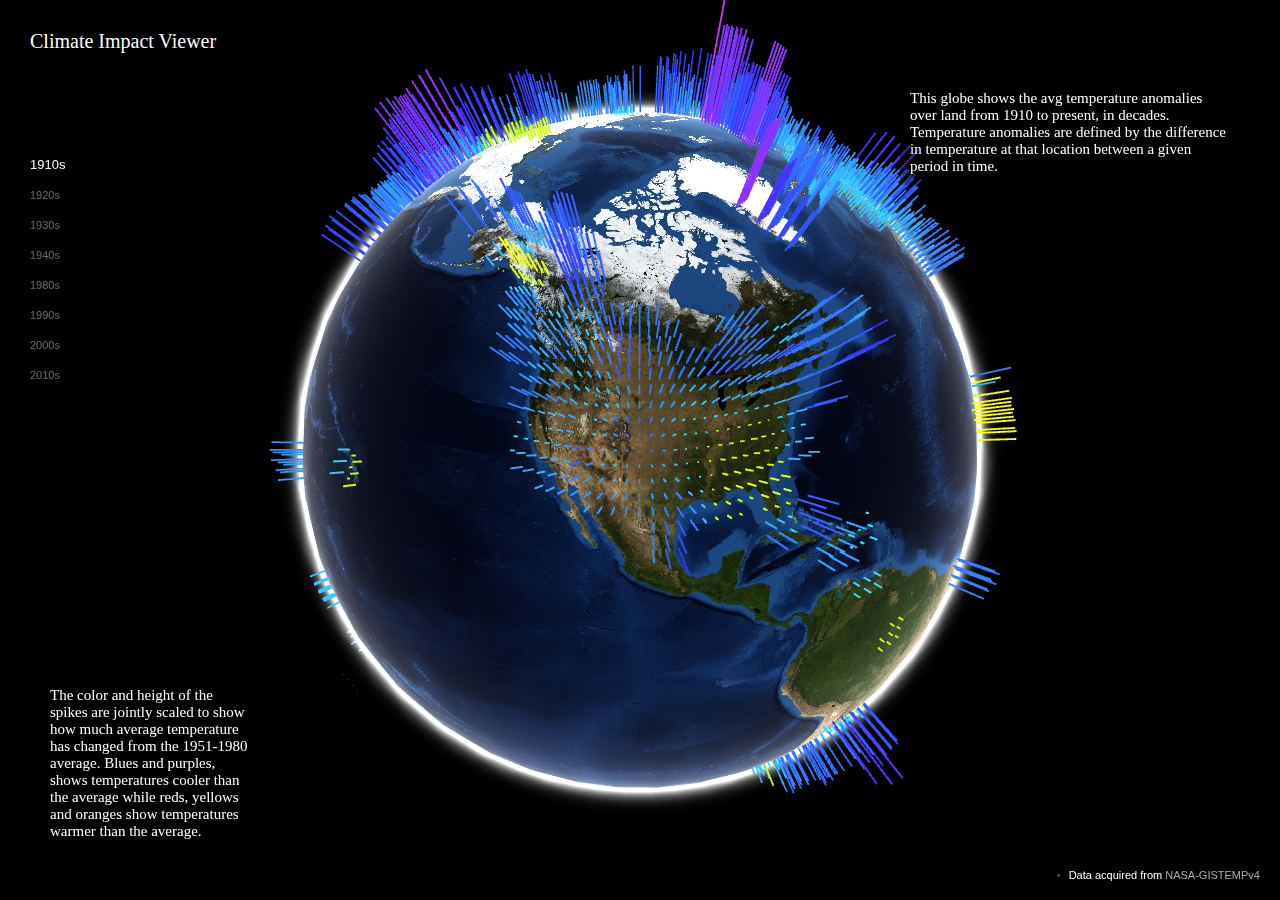
<file: webgl_globe.html>
<!DOCTYPE HTML>
<html lang="en">
  <head>
    <title>Climate Impact Viewer</title>
    <meta charset="utf-8">
    <style type="text/css">
      html {
        height: 100%;
      }
      body {
        margin: 0;
        padding: 0;
        background: #000000 url(loading.gif) center center no-repeat;
        color: #ffffff;
        font-family: sans-serif;
        font-size: 13px;
        line-height: 20px;
        height: 100%;
      }

      #info {
        font-size: 11px;
        position: absolute;
        bottom: 5px;
        background-color: rgba(0,0,0,0.8);
        border-radius: 3px;
        right: 10px;
        padding: 10px;

      }

      #currentInfo {
        width: 70px;
        position: absolute;
        left: 20px;
        top: 140px;
        padding: 10px;
        background-color: rgba(.9,0.9,0.9,0.3);
        border-radius: 3px;
        font: 15px Georgia;
        padding: 10px;
      }

	 #dataSelectDropdown {
        width: 350px;
        position: absolute;
        left: 20px;
        top: 85px;
        border-top: 1px solid rgba(255,255,255,0.4);
		border-bottom: 1px solid rgba(255,255,255,0.4);
        padding: 10px;
      }

      a {
        color: #aaa;
        text-decoration: none;
      }
      a:hover {
        text-decoration: underline;
      }

      .bull {
        padding: 0 5px;
        color: #555;
      }
      #key {
        position: absolute;
        bottom: 50px;
        width: 200px;
        left: 40px;
        color: white;
        background-color: rgba(.9,0.9,0.9,0.3);
        border-radius: 3px;
        font: 15px Georgia;
        padding: 10px;
        }

      #bio {
        position: absolute;
        top: 80px;
        width: 320px;
        right: 40px;
        color: white;
        background-color: rgba(.9,.9,.9,0.3);
        border-radius: 3px;
        font: 15px Georgia;
        padding: 10px;
      }

      #title {
        position: absolute;
        top: 20px;
        width: 380px;
        left: 20px;
        background-color: rgba(0,0,0,0.2);
        border-radius: 3px;
        font: 20px Georgia;
        padding: 10px;
      }

      .year {
        font: 11px Verdana, Geneva, sans-serif;
        line-height: 30px;
        height: 30px;
        text-align: left;
        float: left;
        width: 150px;
        color: rgba(255, 255, 255, 0.4);
        cursor: pointer;
        -webkit-transition: all 0.1s ease-out;
      }

      .year:hover, .year.active {
        font-size: 13px;
        color: #fff;
      }

	  #dataSelection option {
		  background: #466c41;
	  }


	  select {
		  background: #466c41;
		  border: 1px #CCCCCC;
		  color: #FFF;
		  line-height:25px;
		  width:220px;
	  }


    </style>
  </head>
  <body>

    <div id="title">
          Climate Impact Viewer
    </div>

  <div id="container"></div>


     </div>
   <div id="currentInfo">
    <span id="year1910" class="year">1910s</span>
    <span id="year1920" class="year">1920s</span>
    <span id="year1930" class="year">1930s</span>
    <span id="year1940" class="year">1940s</span>
    <span id="year1980" class="year">1980s</span>
	  <span id="year1990" class="year">1990s</span>
    <span id="year2000" class="year">2000s</span>
    <span id="year2010" class="year">2010s</span>
  </div>

  <div id="bio">
    This globe shows the avg temperature anomalies over land from 1910 to present, in decades. Temperature anomalies are defined by the difference in
    temperature at that location between a given period in time.
  </div>

  <div id="key">
    The color and height of the spikes are jointly scaled to show how much average temperature
    has changed from the 1951-1980 average. Blues and purples, shows temperatures cooler than the average while
    reds, yellows and oranges show temperatures warmer than the average.
  </div>


  <div id="info">
        <span class="bull">&bull;</span> Data acquired from <a href="https://data.giss.nasa.gov/gistemp/">NASA-GISTEMPv4</a>
  </div>

  <script type="text/javascript" src="third-party/Detector.js"></script>
  <script type="text/javascript" src="third-party/three.min.js"></script>
  <script type="text/javascript" src="third-party/Tween.js"></script>
  <script type="text/javascript" src="globe.js"></script>
  <script type="text/javascript">

    if(!Detector.webgl){
      Detector.addGetWebGLMessage();
    } else {


    var years = ['1910','1920','1930','1940','1980','1990', '2000', '2010'];
    var container = document.getElementById('container');

	var globe;

	  loadData('temp_anomaly_land.json');


    }

	function clearData()
	{
		var myNode = document.getElementById("container");
		while (myNode.firstChild) {
			myNode.removeChild(myNode.firstChild);
		}
	}

	function loadData(url)
	{

		document.body.style.backgroundImage = "url('loading.gif')";
		clearData();

		var xhr;
		xhr = new XMLHttpRequest();
      xhr.open('GET', url, true);
      xhr.onreadystatechange = function(e) {
        if (xhr.readyState === 4) {
          if (xhr.status === 200) {
            var data = JSON.parse(xhr.responseText);
            window.data = data;

			globe = new DAT.Globe(container);

	   var change = function(i) {
            return function() {
				console.log(i);
                globe.resetData();
				console.log(i);
                globe.addData(data[i][1], {format: 'magnitude'});
                globe.createPoints();
                globe.animate();


				var y = document.getElementById('year'+years[i]);
				  if (y.getAttribute('class') === 'year active') {
					return;
				  }

               var yy = document.getElementsByClassName('year');
			  for(var j=0; j<yy.length; j++) {
				yy[j].setAttribute('class','year');
			  }
			  y.setAttribute('class', 'year active');
            };
        }

		globe.addData(data[0][1], {format: 'magnitude'});




      for(var i = 0; i<years.length; i++) {
        var y = document.getElementById('year'+years[i]);
        y.addEventListener('click', change(i), false);
		y.setAttribute('class','year');
		console.log("add click " +i);
      }

	  document.getElementById("year1910").setAttribute('class', 'year active');

            globe.createPoints();
            globe.animate();
            document.body.style.backgroundImage = 'none'; // remove loading
          }
        }
      };
      xhr.send(null);
	}

  </script>

  </body>

</html>
</file>
